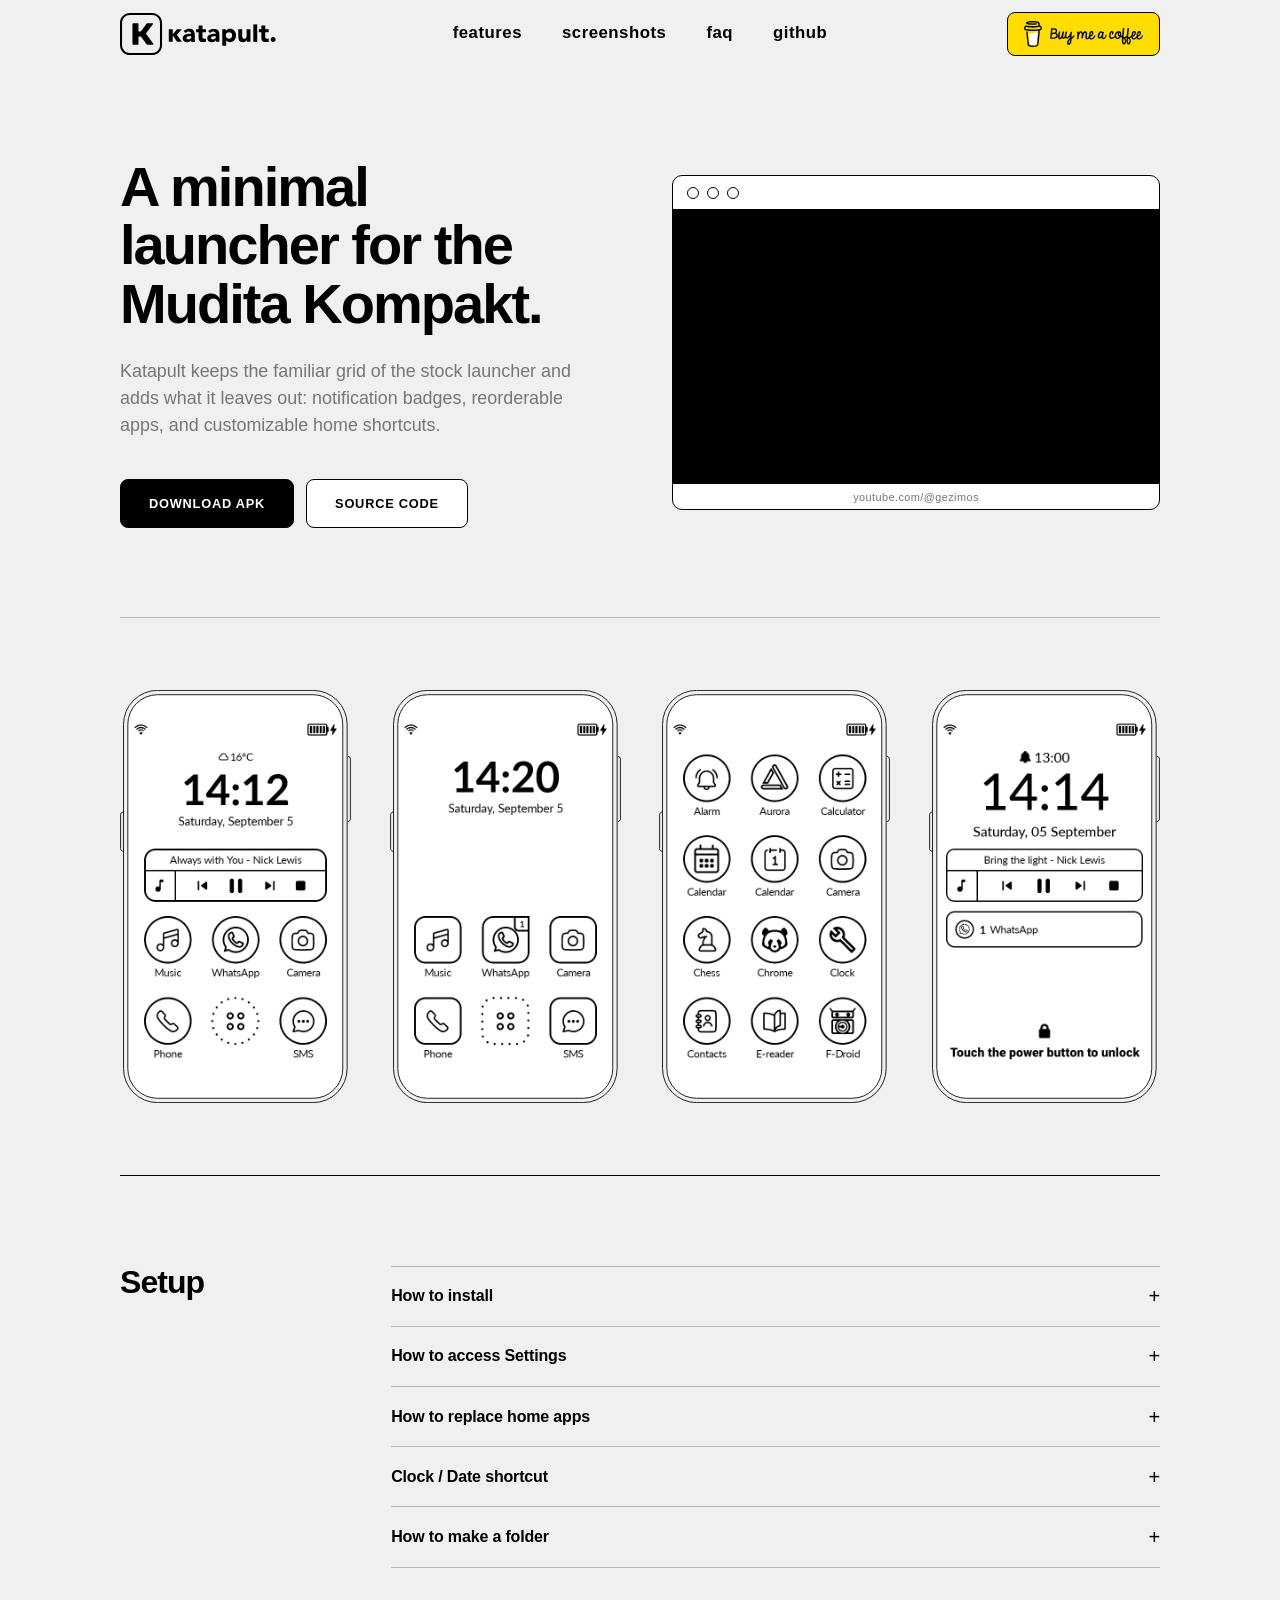
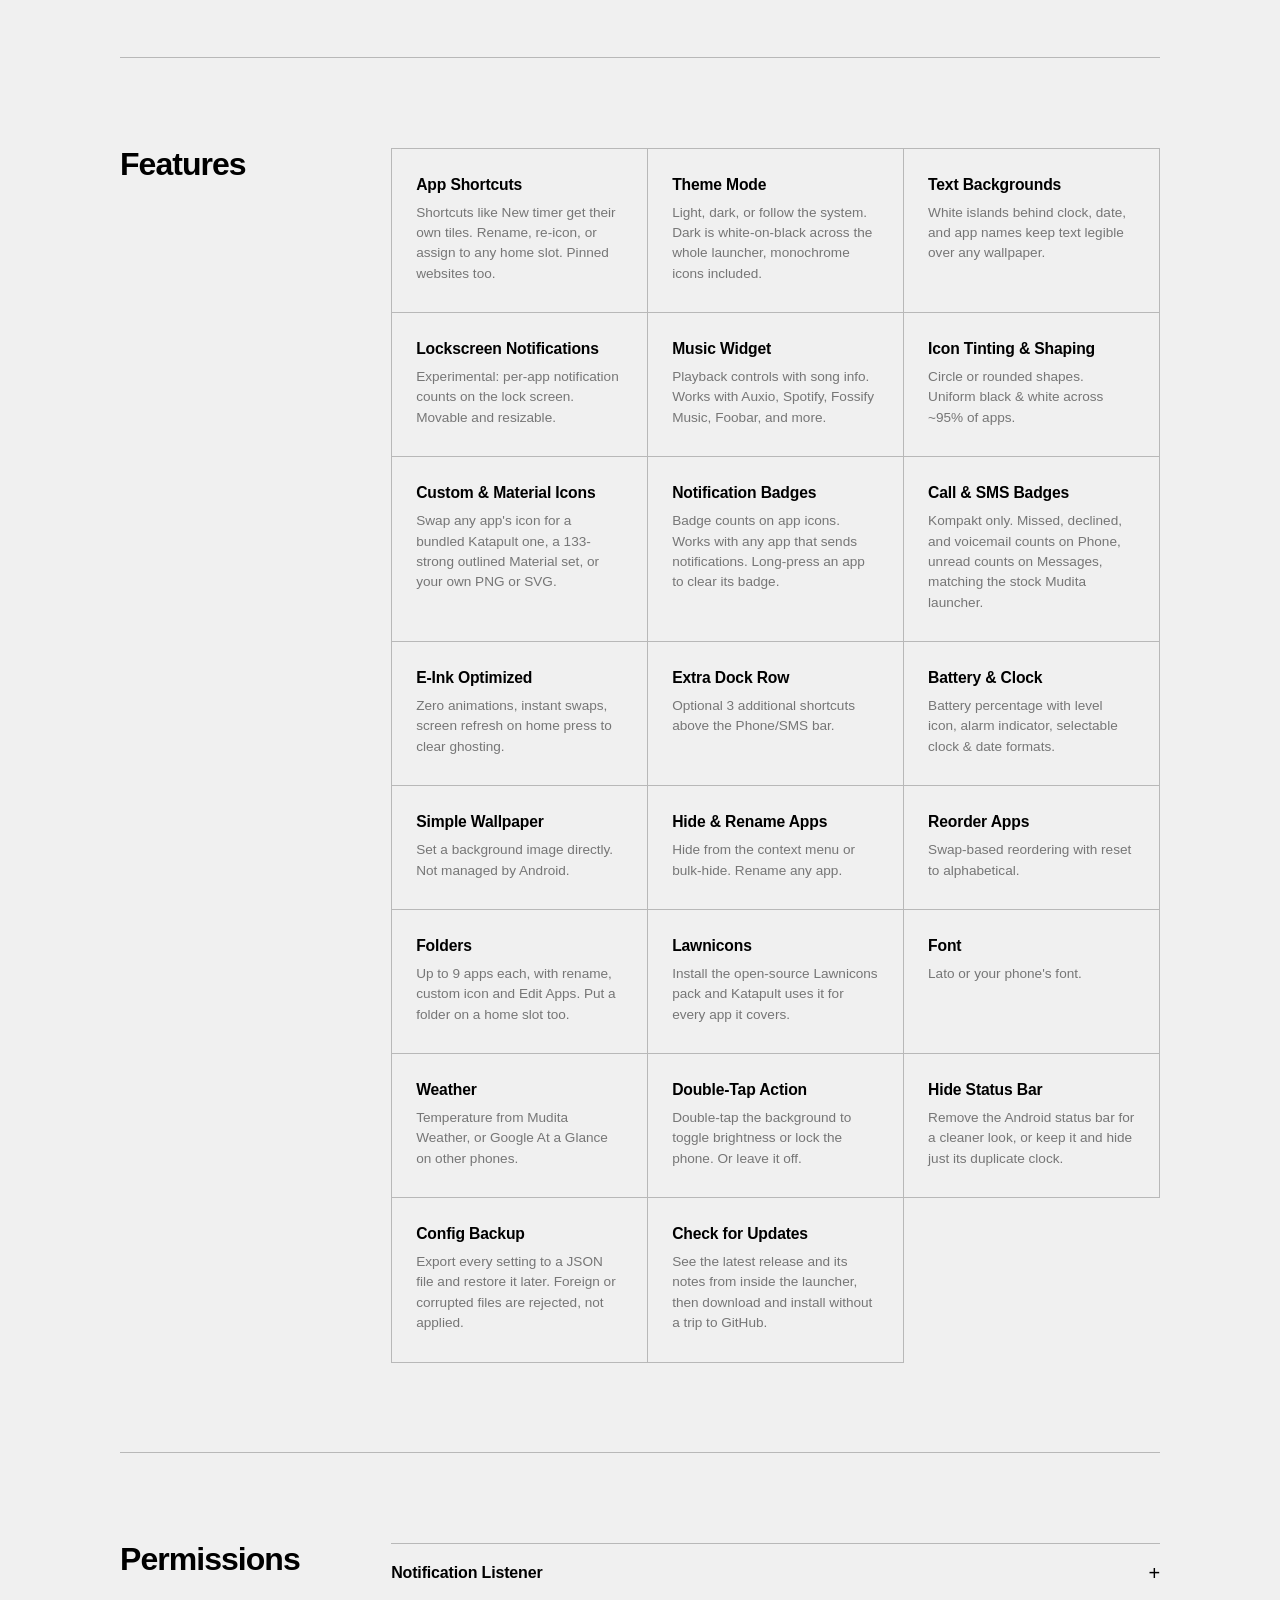
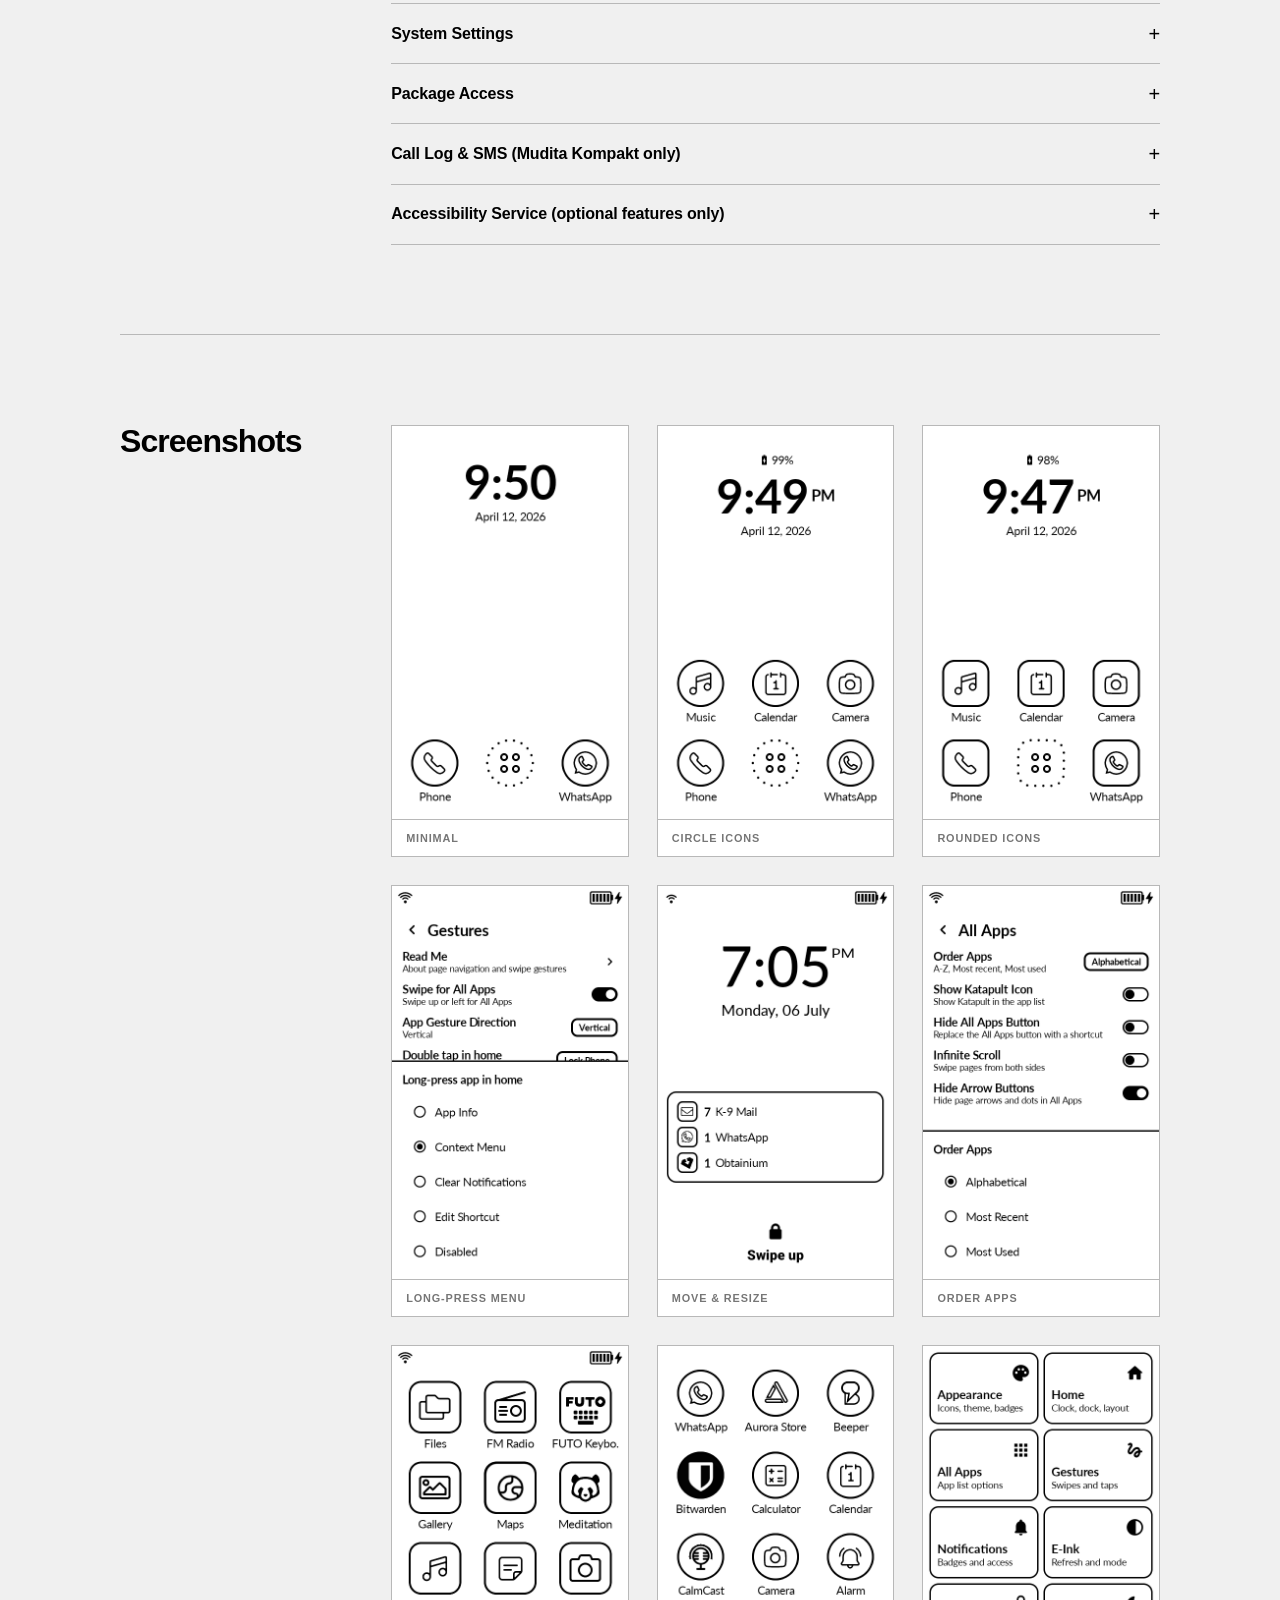
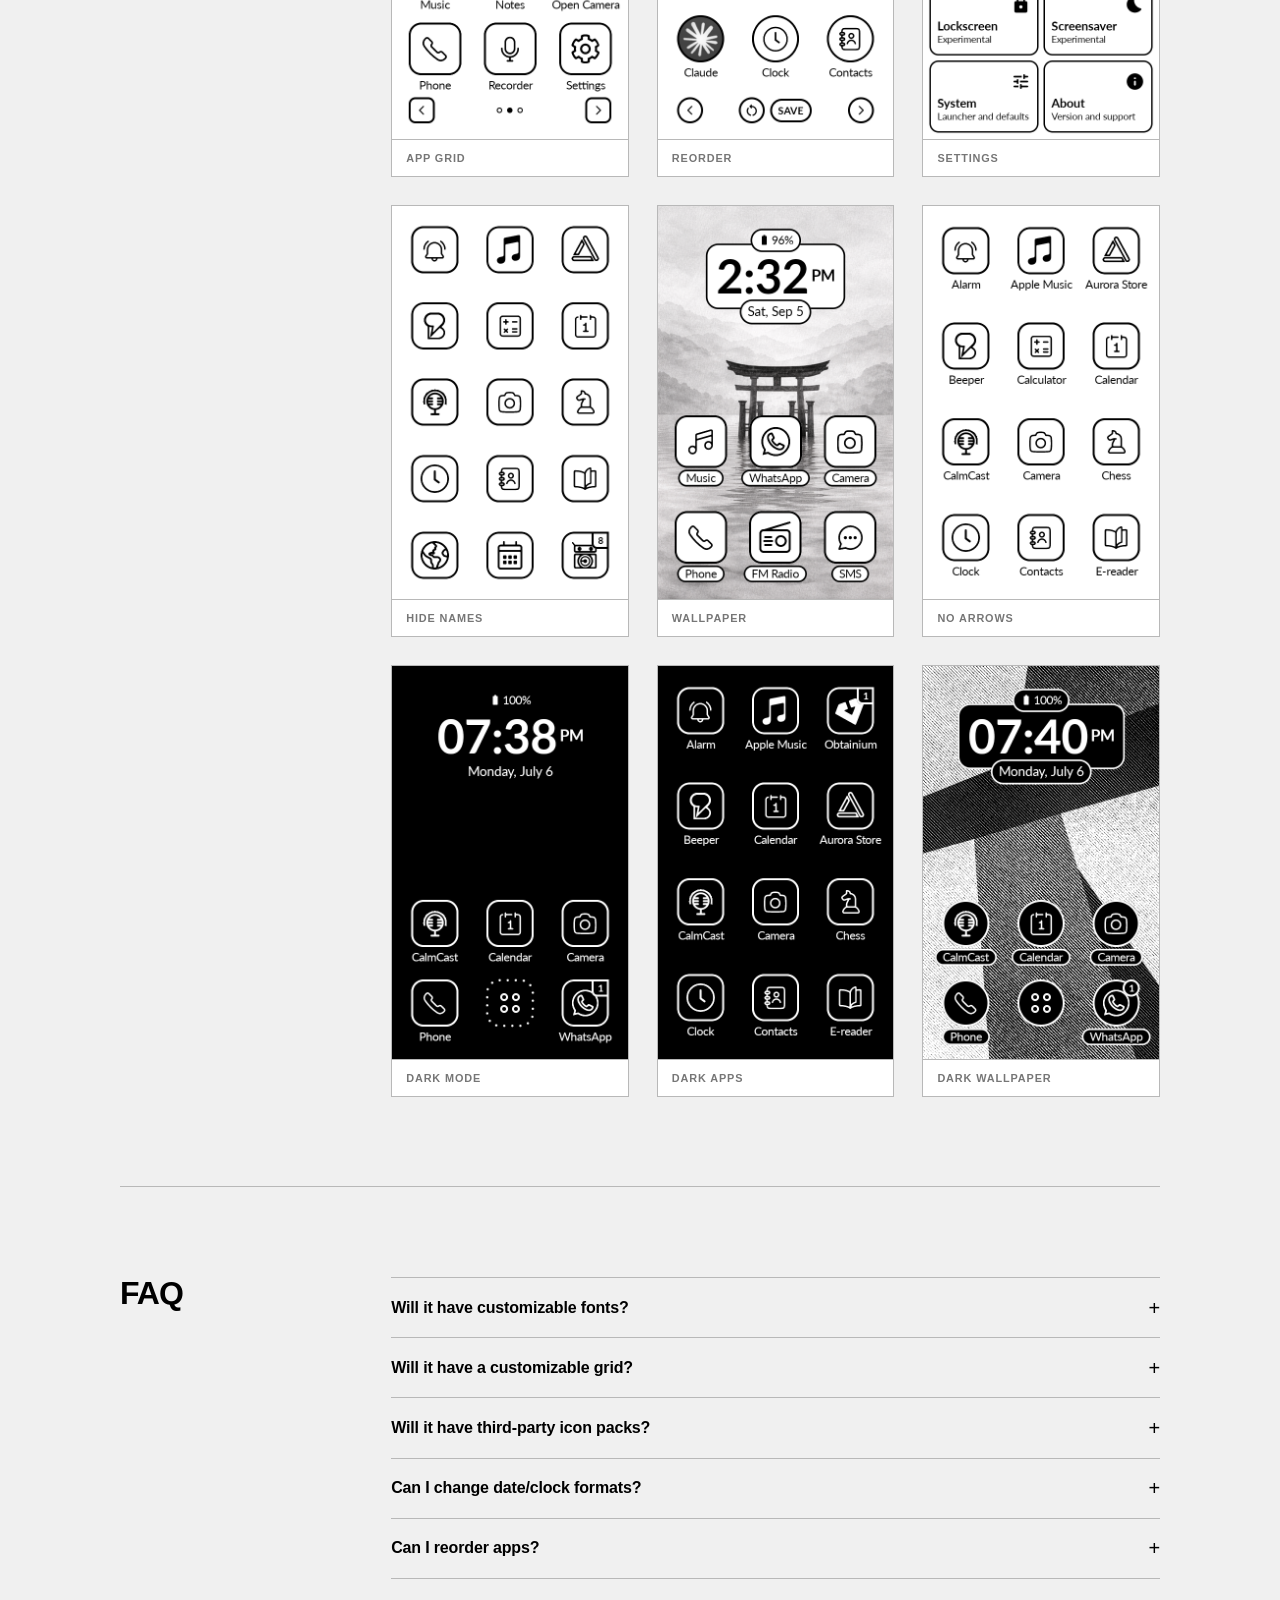
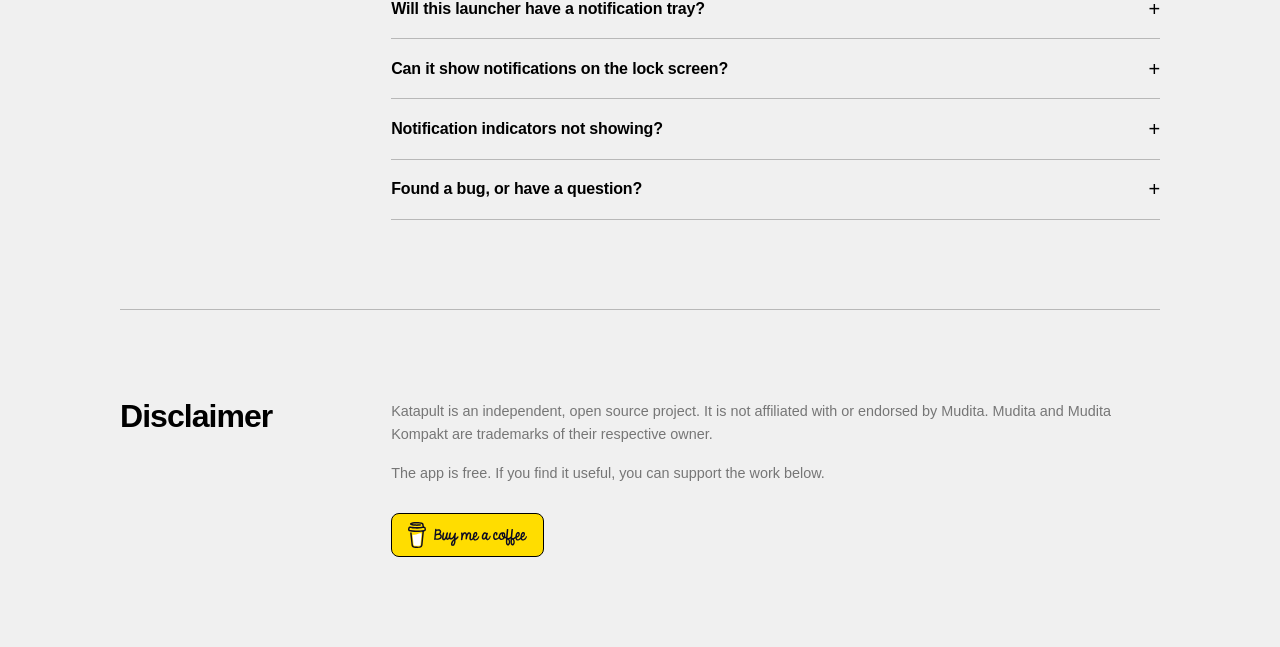
<file: docs/index.html>
<!DOCTYPE html>
<html lang="en">
<head>
    <meta charset="UTF-8">
    <meta name="viewport" content="width=device-width, initial-scale=1.0">
    <title>Katapult, a minimal launcher for the Mudita Kompakt</title>
    <meta name="description" content="Katapult is a minimal launcher for the Mudita Kompakt, with notification badges, reorderable apps, and customizable home shortcuts.">
    <meta name="author" content="Gezim">
    <meta name="keywords" content="Katapult, Mudita Kompakt, launcher, E-Ink launcher, minimal launcher, Android launcher, notification badges">
    <meta name="theme-color" content="#f0f0f0">
    <link rel="canonical" href="https://katapult.gez.im/">

    <!-- Open Graph -->
    <meta property="og:type" content="website">
    <meta property="og:site_name" content="Katapult">
    <meta property="og:title" content="Katapult, a minimal launcher for the Mudita Kompakt">
    <meta property="og:description" content="Katapult is a minimal launcher for the Mudita Kompakt, with notification badges, reorderable apps, and customizable home shortcuts.">
    <meta property="og:image" content="https://katapult.gez.im/img/screenshots/home-rounded.png">
    <meta property="og:image:type" content="image/png">
    <meta property="og:image:width" content="480">
    <meta property="og:image:height" content="800">
    <meta property="og:image:alt" content="Katapult home screen on the Mudita Kompakt">
    <meta property="og:url" content="https://katapult.gez.im/">

    <!-- Twitter -->
    <meta name="twitter:card" content="summary_large_image">
    <meta name="twitter:title" content="Katapult, a minimal launcher for the Mudita Kompakt">
    <meta name="twitter:description" content="Katapult is a minimal launcher for the Mudita Kompakt, with notification badges, reorderable apps, and customizable home shortcuts.">
    <meta name="twitter:image" content="https://katapult.gez.im/img/screenshots/home-rounded.png">
    <meta name="twitter:image:alt" content="Katapult home screen on the Mudita Kompakt">

    <link rel="icon" href="img/K.svg" type="image/svg+xml">
    <link rel="apple-touch-icon" href="img/katapult.png">
    <link rel="stylesheet" href="style.css">

    <script type="application/ld+json">
    {
        "@context": "https://schema.org",
        "@type": "SoftwareApplication",
        "name": "Katapult",
        "description": "Katapult is a minimal launcher for the Mudita Kompakt, with notification badges, reorderable apps, and customizable home shortcuts.",
        "url": "https://katapult.gez.im/",
        "applicationCategory": "UtilitiesApplication",
        "operatingSystem": "Android",
        "downloadUrl": "https://github.com/gezimos/Katapult/releases",
        "softwareVersion": "1.7",
        "image": "https://katapult.gez.im/img/screenshots/home-rounded.png",
        "license": "https://github.com/gezimos/Katapult/blob/main/LICENSE",
        "isAccessibleForFree": true,
        "author": {
            "@type": "Person",
            "name": "Gezim"
        },
        "offers": {
            "@type": "Offer",
            "price": "0",
            "priceCurrency": "USD"
        }
    }
    </script>
</head>
<body>

<header class="site-header">
    <div class="container header-inner">
        <a href="index.html" class="wordmark"><img src="img/katapult.svg" alt="Katapult"></a>
        <nav class="site-nav">
            <a href="#features">Features</a>
            <a href="#gallery">Screenshots</a>
            <a href="#faq">FAQ</a>
            <a href="https://github.com/gezimos/Katapult" target="_blank" rel="noopener">GitHub</a>
        </nav>
        <a href="https://www.buymeacoffee.com/gezimos" target="_blank" rel="noopener" class="bmc-btn"><img src="img/bmc.svg" alt="Buy me a coffee"></a>
    </div>
</header>

<main class="container">

    <section class="hero">
        <div class="hero-copy">
            <h1 class="hero-title">A minimal launcher for the Mudita Kompakt.</h1>
            <p class="hero-lead">Katapult keeps the familiar grid of the stock launcher and adds what it leaves out: notification badges, reorderable apps, and customizable home shortcuts.</p>
            <div class="actions">
                <a href="https://github.com/gezimos/Katapult/releases/download/v1.7/katapult-v1.7-release.apk" class="btn btn-solid">Download APK</a>
                <a href="https://github.com/gezimos/Katapult" class="btn">Source Code</a>
            </div>
        </div>
        <div class="hero-art">
            <div class="browser">
                <div class="browser-bar">
                    <span class="dot"></span>
                    <span class="dot"></span>
                    <span class="dot"></span>
                </div>
                <div class="video">
                    <iframe src="https://www.youtube.com/embed/m7vobm0FJdE" title="Katapult demo" frameborder="0" allow="accelerometer; autoplay; clipboard-write; encrypted-media; gyroscope; picture-in-picture; web-share" referrerpolicy="strict-origin-when-cross-origin" allowfullscreen></iframe>
                </div>
                <div class="browser-foot">
                    <a href="https://youtube.com/@gezimos" target="_blank" rel="noopener">youtube.com/@gezimos</a>
                </div>
            </div>
        </div>
    </section>

    <section class="mockups">
        <div class="device-row">
            <div class="device"><img class="frame" src="img/mockup2.svg" alt=""><img class="shot" src="img/screenshots/home_music_weather.png" alt="Home screen with music widget and weather"></div>
            <div class="device"><img class="frame" src="img/mockup2.svg" alt=""><img class="shot" src="img/screenshots/home_clean.png" alt="Clean home screen"></div>
            <div class="device"><img class="frame" src="img/mockup2.svg" alt=""><img class="shot" src="img/screenshots/all_apps_80.png" alt="App grid"></div>
            <div class="device"><img class="frame" src="img/mockup2.svg" alt=""><img class="shot" src="img/screenshots/lockscreen_widgets.png" alt="Lockscreen widgets"></div>
        </div>
    </section>

    <section class="block" id="setup">
        <div class="block-head">
            <h2>Setup</h2>
        </div>
        <div class="block-body">
            <div class="faq-list">
                <details>
                    <summary>How to install</summary>
                    <p>Download the APK, then install it on your Mudita Kompakt using the Mudita Center desktop software.</p>
                </details>
                <details>
                    <summary>How to access Settings</summary>
                    <p>Long-press on any empty area of the home screen.</p>
                </details>
                <details>
                    <summary>How to replace home apps</summary>
                    <p>Long-press on the Phone, SMS, or extra row shortcuts, then pick the app you want to assign.</p>
                </details>
                <details>
                    <summary>Clock / Date shortcut</summary>
                    <p>Long-press on the clock or date to assign an app to it.</p>
                </details>
                <details>
                    <summary>How to make a folder</summary>
                    <p>Long-press an app in All Apps and tap Add to folder.</p>
                </details>
            </div>
        </div>
    </section>

    <section class="block" id="features">
        <div class="block-head">
            <h2>Features</h2>
        </div>
        <div class="block-body">
            <div class="feature-grid">
                <div class="feat"><h3>App Shortcuts</h3><p>Shortcuts like New timer get their own tiles. Rename, re-icon, or assign to any home slot. Pinned websites too.</p></div>
                <div class="feat"><h3>Theme Mode</h3><p>Light, dark, or follow the system. Dark is white-on-black across the whole launcher, monochrome icons included.</p></div>
                <div class="feat"><h3>Text Backgrounds</h3><p>White islands behind clock, date, and app names keep text legible over any wallpaper.</p></div>
                <div class="feat"><h3>Lockscreen Notifications</h3><p>Experimental: per-app notification counts on the lock screen. Movable and resizable.</p></div>
                <div class="feat"><h3>Music Widget</h3><p>Playback controls with song info. Works with Auxio, Spotify, Fossify Music, Foobar, and more.</p></div>
                <div class="feat"><h3>Icon Tinting &amp; Shaping</h3><p>Circle or rounded shapes. Uniform black &amp; white across ~95% of apps.</p></div>
                <div class="feat"><h3>Custom &amp; Material Icons</h3><p>Swap any app's icon for a bundled Katapult one, a 133-strong outlined Material set, or your own PNG or SVG.</p></div>
                <div class="feat"><h3>Notification Badges</h3><p>Badge counts on app icons. Works with any app that sends notifications. Long-press an app to clear its badge.</p></div>
                <div class="feat"><h3>Call &amp; SMS Badges</h3><p>Kompakt only. Missed, declined, and voicemail counts on Phone, unread counts on Messages, matching the stock Mudita launcher.</p></div>
                <div class="feat"><h3>E-Ink Optimized</h3><p>Zero animations, instant swaps, screen refresh on home press to clear ghosting.</p></div>
                <div class="feat"><h3>Extra Dock Row</h3><p>Optional 3 additional shortcuts above the Phone/SMS bar.</p></div>
                <div class="feat"><h3>Battery &amp; Clock</h3><p>Battery percentage with level icon, alarm indicator, selectable clock &amp; date formats.</p></div>
                <div class="feat"><h3>Simple Wallpaper</h3><p>Set a background image directly. Not managed by Android.</p></div>
                <div class="feat"><h3>Hide &amp; Rename Apps</h3><p>Hide from the context menu or bulk-hide. Rename any app.</p></div>
                <div class="feat"><h3>Reorder Apps</h3><p>Swap-based reordering with reset to alphabetical.</p></div>
                <div class="feat"><h3>Folders</h3><p>Up to 9 apps each, with rename, custom icon and Edit Apps. Put a folder on a home slot too.</p></div>
                <div class="feat"><h3>Lawnicons</h3><p>Install the open-source <a href="https://github.com/LawnchairLauncher/lawnicons" target="_blank" rel="noopener">Lawnicons</a> pack and Katapult uses it for every app it covers.</p></div>
                <div class="feat"><h3>Font</h3><p>Lato or your phone's font.</p></div>
                <div class="feat"><h3>Weather</h3><p>Temperature from Mudita Weather, or Google At a Glance on other phones.</p></div>
                <div class="feat"><h3>Double-Tap Action</h3><p>Double-tap the background to toggle brightness or lock the phone. Or leave it off.</p></div>
                <div class="feat"><h3>Hide Status Bar</h3><p>Remove the Android status bar for a cleaner look, or keep it and hide just its duplicate clock.</p></div>
                <div class="feat"><h3>Config Backup</h3><p>Export every setting to a JSON file and restore it later. Foreign or corrupted files are rejected, not applied.</p></div>
                <div class="feat"><h3>Check for Updates</h3><p>See the latest release and its notes from inside the launcher, then download and install without a trip to GitHub.</p></div>
            </div>
        </div>
    </section>

    <section class="block" id="permissions">
        <div class="block-head">
            <h2>Permissions</h2>
        </div>
        <div class="block-body">
            <div class="faq-list">
                <details>
                    <summary>Notification Listener</summary>
                    <p>Required to read incoming notifications from Android and display badge counts on app icons. Without this, notification indicators won't work. Grant it in Settings &gt; Notification Access.</p>
                </details>
                <details>
                    <summary>System Settings</summary>
                    <p>Required for the double-tap brightness toggle. Katapult needs write access to system settings to change screen brightness. Grant it in Settings &gt; Apps &gt; Katapult &gt; Modify System Settings.</p>
                </details>
                <details>
                    <summary>Package Access</summary>
                    <p>Required to query all installed apps and display them in the grid. Also used to trigger the Android uninstall dialog from the app context menu.</p>
                </details>
                <details>
                    <summary>Call Log &amp; SMS (Mudita Kompakt only)</summary>
                    <p>Badges for the Mudita Phone and Messages apps can't come from the notification listener, so Katapult reads the call log and SMS databases directly to count missed calls, declined calls, voicemail, and unread messages. This is the same approach the stock Mudita launcher takes. Write access to the call log is used for one thing only: clearing the Phone badge when you ask it to, by marking those calls as seen. Nothing is read from or written to your messages. These permissions are only requested on Mudita Kompakt devices.</p>
                </details>
                <details>
                    <summary>Accessibility Service (optional features only)</summary>
                    <p>Listed as <strong>Katapult Action Service</strong>. An accessibility overlay is the only way an app can draw over the lock screen, so the experimental Lockscreen Notifications widget needs this. The same service also covers hiding the duplicate status bar clock, locking the phone on double-tap, and the screensaver. The permission sounds scary, but Katapult reads only the lock screen itself, never your apps, so the widget can hide when the PIN screen appears. It records and shares nothing; the open source code is the proof. Not requested unless you turn one of those features on.</p>
                </details>
            </div>
        </div>
    </section>

    <section class="block" id="gallery">
        <div class="block-head">
            <h2>Screenshots</h2>
        </div>
        <div class="block-body">
            <div class="shot-grid">
                <figure><img loading="lazy" decoding="async" src="img/screenshots/home-minimal.png" alt="Minimal home screen"><figcaption>Minimal</figcaption></figure>
                <figure><img loading="lazy" decoding="async" src="img/screenshots/home-circle.png" alt="Circle icons home"><figcaption>Circle Icons</figcaption></figure>
                <figure><img loading="lazy" decoding="async" src="img/screenshots/home-rounded.png" alt="Rounded icons home"><figcaption>Rounded Icons</figcaption></figure>
                <figure><img loading="lazy" decoding="async" src="img/screenshots/longpress_home.png" alt="Long-press menu on the home screen"><figcaption>Long-press Menu</figcaption></figure>
                <figure><img loading="lazy" decoding="async" src="img/screenshots/notification_lockscreen_2.png" alt="Lockscreen notification widget repositioned"><figcaption>Move &amp; Resize</figcaption></figure>
                <figure><img loading="lazy" decoding="async" src="img/screenshots/order_apps.png" alt="Order Apps choices"><figcaption>Order Apps</figcaption></figure>
                <figure><img loading="lazy" decoding="async" src="img/screenshots/allapps_witharrows.png" alt="App grid with page arrows"><figcaption>App Grid</figcaption></figure>
                <figure><img loading="lazy" decoding="async" src="img/screenshots/reorder.png" alt="Reorder mode"><figcaption>Reorder</figcaption></figure>
                <figure><img loading="lazy" decoding="async" src="img/screenshots/settings.png" alt="Settings"><figcaption>Settings</figcaption></figure>
                <figure><img loading="lazy" decoding="async" src="img/screenshots/no_names.png" alt="Icon-only app grid"><figcaption>Hide Names</figcaption></figure>
                <figure><img loading="lazy" decoding="async" src="img/screenshots/with_wallpaper.png" alt="Home screen with wallpaper"><figcaption>Wallpaper</figcaption></figure>
                <figure><img loading="lazy" decoding="async" src="img/screenshots/no_arrows.png" alt="App grid without arrows"><figcaption>No Arrows</figcaption></figure>
                <figure><img loading="lazy" decoding="async" src="img/screenshots/dark_home.png" alt="Dark mode home screen"><figcaption>Dark Mode</figcaption></figure>
                <figure><img loading="lazy" decoding="async" src="img/screenshots/dark_apps.png" alt="Dark mode app grid"><figcaption>Dark Apps</figcaption></figure>
                <figure><img loading="lazy" decoding="async" src="img/screenshots/dark_wallpaper_islands.png" alt="Dark mode with wallpaper"><figcaption>Dark Wallpaper</figcaption></figure>
            </div>
        </div>
    </section>

    <section class="block" id="faq">
        <div class="block-head">
            <h2>FAQ</h2>
        </div>
        <div class="block-body">
            <div class="faq-list">
                <details>
                    <summary>Will it have customizable fonts?</summary>
                    <p>Only Lato or your phone's font, in Appearance.</p>
                </details>
                <details>
                    <summary>Will it have a customizable grid?</summary>
                    <p>No.</p>
                </details>
                <details>
                    <summary>Will it have third-party icon packs?</summary>
                    <p>Only Lawnicons. Install it and Katapult uses it.</p>
                </details>
                <details>
                    <summary>Can I change date/clock formats?</summary>
                    <p>Yes. In Settings, cycle <strong>Clock Format</strong> (System, 24-hour, or 12-hour with/without AM/PM) and <strong>Date Format</strong> (System, weekday, long, numeric, or ISO). Leave them on System to follow Android.</p>
                </details>
                <details>
                    <summary>Can I reorder apps?</summary>
                    <p>Yes. Long-press an app, tap Reorder, then tap another app to swap. Tap Save when done.</p>
                </details>
                <details>
                    <summary>Will this launcher have a notification tray?</summary>
                    <p>No. No notification tray, no letters screen.</p>
                </details>
                <details>
                    <summary>Can it show notifications on the lock screen?</summary>
                    <p>Yes. Enable the experimental <strong>Lockscreen Notifications</strong> widget under Settings &gt; Lockscreen, then long-press it to move and resize. <a href="https://github.com/gezimos/Katapult/blob/main/docs/lockscreen-notifications.md" target="_blank" rel="noopener">Full details here</a>.</p>
                </details>
                <details>
                    <summary>Notification indicators not showing?</summary>
                    <p>Go to Settings &gt; Notifications &gt; Notification Log and check if the notification exists in Android. Many apps require Google Play Services for push notifications.</p>
                </details>
                <details>
                    <summary>Found a bug, or have a question?</summary>
                    <p>Open an issue on <a href="https://github.com/gezimos/Katapult/issues" target="_blank" rel="noopener">GitHub Issues</a>. </p>
                </details>
            </div>
        </div>
    </section>

    <section class="block" id="disclaimer">
        <div class="block-head">
            <h2>Disclaimer</h2>
        </div>
        <div class="block-body disclaimer">
            <p>Katapult is an independent, open source project. It is not affiliated with or endorsed by Mudita. Mudita and Mudita Kompakt are trademarks of their respective owner.</p>
            <p>The app is free. If you find it useful, you can support the work below.</p>
            <a href="https://www.buymeacoffee.com/gezimos" target="_blank" rel="noopener" class="bmc-btn"><img src="img/bmc.svg" alt="Buy me a coffee"></a>
        </div>
    </section>

</main>

</body>
</html>
</file>
<file: docs/style.css>
:root {
    --ink: #000;
    --paper: #fff;
    --muted: #767676;
    --line: #000;
    --hair: #b8b8b8;
    --maxw: 1120px;
    --pad: 40px;
    --page: #f0f0f0;
}

* { margin: 0; padding: 0; box-sizing: border-box; }

html { -webkit-text-size-adjust: 100%; scroll-behavior: smooth; }

:target, [id] { scroll-margin-top: 88px; }

body {
    font-family: "Helvetica Neue", Helvetica, Arial, sans-serif;
    color: var(--ink);
    background: var(--page);
    line-height: 1.5;
    -webkit-font-smoothing: antialiased;
    text-rendering: optimizeLegibility;
}

a { color: inherit; text-decoration: none; }

img { display: block; max-width: 100%; }

.container {
    max-width: var(--maxw);
    margin: 0 auto;
    padding: 0 var(--pad);
}

/* ---- Header ---- */

.site-header {
    position: sticky;
    top: 0;
    background: rgba(240, 240, 240, 0.9);
    backdrop-filter: blur(8px);
    -webkit-backdrop-filter: blur(8px);
    z-index: 10;
}

.header-inner {
    display: grid;
    grid-template-columns: 1fr auto 1fr;
    align-items: center;
    height: 68px;
}

.wordmark { justify-self: start; }

.wordmark img { height: 42px; width: auto; }

.site-nav {
    display: flex;
    gap: 2.5rem;
    justify-self: center;
}

.header-inner .bmc-btn { justify-self: end; }

.header-actions {
    display: flex;
    align-items: center;
    gap: 12px;
}

.site-nav a {
    font-size: 1.05rem;
    font-weight: 700;
    text-transform: lowercase;
    font-variant: normal;
    letter-spacing: 0.03em;
    padding: 4px 0;
    border-bottom: 2px solid transparent;
    transition: border-color 0.12s;
}

.site-nav a:hover { border-color: var(--ink); }

.bmc-btn {
    display: inline-flex;
    align-items: center;
    background: #ffdd00;
    padding: 8px 16px;
    border: 1px solid var(--ink);
    border-radius: 8px;
}

.bmc-btn img { height: 26px; width: auto; }

.bmc-btn:hover { background: #ffe633; }

/* ---- Hero ---- */

.hero {
    display: grid;
    grid-template-columns: 1fr 1fr;
    gap: clamp(32px, 5vw, 72px);
    align-items: center;
    padding: clamp(44px, 7vw, 96px) 0;
    border-bottom: 1px solid var(--hair);
}

.hero-copy { max-width: 34rem; }

.hero-art { min-width: 0; }

.browser {
    border: 1px solid var(--line);
    background: var(--paper);
    border-radius: 10px;
    overflow: hidden;
}

.browser-bar {
    display: flex;
    align-items: center;
    gap: 8px;
    height: 34px;
    padding: 0 14px;
    border-bottom: 1px solid var(--line);
}

.browser-bar .dot {
    width: 12px;
    height: 12px;
    border-radius: 50%;
    border: 1px solid var(--ink);
    background: var(--paper);
}

.browser-foot {
    display: flex;
    align-items: center;
    justify-content: center;
    height: 26px;
    border-top: 1px solid var(--line);
}

.browser-foot a {
    font-size: 0.68rem;
    font-weight: 500;
    letter-spacing: 0.04em;
    color: var(--muted);
    transition: color 0.12s;
}

.browser-foot a:hover { color: var(--ink); }

.video {
    position: relative;
    aspect-ratio: 16 / 9;
    background: #000;
}

.video iframe {
    position: absolute;
    inset: 0;
    width: 100%;
    height: 100%;
    border: 0;
}

.hero-title {
    font-size: clamp(2.2rem, 4.6vw, 3.5rem);
    font-weight: 700;
    line-height: 1.05;
    letter-spacing: -0.035em;
    text-wrap: balance;
}

.hero-lead {
    font-size: clamp(1rem, 1.4vw, 1.15rem);
    line-height: 1.5;
    color: var(--muted);
    margin-top: 1.5rem;
}

.actions {
    display: flex;
    flex-wrap: wrap;
    gap: 12px;
    margin-top: 2.5rem;
}

.actions .btn { flex: 0 0 auto; }

.btn {
    display: inline-flex;
    align-items: center;
    justify-content: center;
    font-size: 0.8rem;
    font-weight: 600;
    text-transform: uppercase;
    letter-spacing: 0.06em;
    padding: 14px 28px;
    border: 1px solid var(--ink);
    border-radius: 8px;
    background: var(--paper);
    color: var(--ink);
    transition: background 0.12s, color 0.12s;
}

.btn:hover { background: var(--ink); color: var(--paper); }

.btn-solid { background: var(--ink); color: var(--paper); }

.btn-solid:hover { background: var(--paper); color: var(--ink); }

.btn-sm { padding: 9px 18px; font-size: 0.72rem; }

.header-cta { white-space: nowrap; }

/* ---- Mockups ---- */

.mockups {
    padding: clamp(40px, 6vw, 72px) 0;
    border-bottom: 1px solid var(--line);
}

.device-row {
    display: grid;
    grid-template-columns: repeat(4, 1fr);
    gap: clamp(16px, 3vw, 40px);
    align-items: end;
}

.device { position: relative; }

.device .frame { width: 100%; }

.device .shot {
    position: absolute;
    top: 1.5%;
    left: 4%;
    width: 92%;
    height: 97%;
    object-fit: contain;
    object-position: center;
    border-radius: 14% / 7.3%;
}

/* ---- Content blocks (numbered, two-column Swiss grid) ---- */

.block {
    display: grid;
    grid-template-columns: 220px 1fr;
    gap: clamp(24px, 4vw, 64px);
    padding: clamp(48px, 7vw, 96px) 0;
    border-bottom: 1px solid var(--hair);
}

.block:last-of-type { border-bottom: none; }

.block-head {
    display: flex;
    align-items: baseline;
    gap: 1rem;
    align-self: start;
    position: sticky;
    top: 92px;
    height: max-content;
}

.block h2 {
    font-size: clamp(1.4rem, 2.6vw, 2rem);
    font-weight: 700;
    letter-spacing: -0.03em;
    line-height: 1;
}

/* ---- Feature grid ---- */

.feature-grid {
    display: grid;
    grid-template-columns: repeat(3, 1fr);
    border-top: 1px solid var(--hair);
    border-left: 1px solid var(--hair);
}

.feat {
    border-right: 1px solid var(--hair);
    border-bottom: 1px solid var(--hair);
    padding: 1.5rem 1.5rem 1.75rem;
}

.feat h3 {
    font-size: 0.98rem;
    font-weight: 700;
    letter-spacing: -0.01em;
    margin-bottom: 0.4rem;
}

.feat p {
    font-size: 0.85rem;
    line-height: 1.5;
    color: var(--muted);
}

/* ---- FAQ / accordion ---- */

.faq-list { border-top: 1px solid var(--hair); }

details { border-bottom: 1px solid var(--hair); }

summary {
    list-style: none;
    cursor: pointer;
    padding: 1.1rem 2rem 1.1rem 0;
    position: relative;
    font-size: 1rem;
    font-weight: 600;
    letter-spacing: -0.01em;
    transition: opacity 0.12s;
}

summary:hover { opacity: 0.55; }

summary::-webkit-details-marker { display: none; }

summary::after {
    content: '+';
    position: absolute;
    right: 0;
    top: 50%;
    transform: translateY(-50%);
    font-size: 1.25rem;
    font-weight: 400;
    line-height: 1;
}

details[open] summary::after { content: '\2212'; }

details p {
    padding: 0 2rem 1.3rem 0;
    font-size: 0.95rem;
    line-height: 1.6;
    color: var(--muted);
}

details p a { border-bottom: 1px solid var(--ink); color: var(--ink); }

/* ---- Screenshot gallery ---- */

.shot-grid {
    display: grid;
    grid-template-columns: repeat(3, 1fr);
    gap: clamp(16px, 2.4vw, 28px);
}

.shot-grid figure {
    border: 1px solid var(--hair);
    background: var(--paper);
}

.shot-grid img { width: 100%; }

.shot-grid figcaption {
    padding: 10px 14px;
    border-top: 1px solid var(--hair);
    font-size: 0.68rem;
    font-weight: 600;
    text-transform: uppercase;
    letter-spacing: 0.08em;
    color: var(--muted);
}

/* ---- Disclaimer ---- */

.disclaimer p {
    font-size: 0.9rem;
    line-height: 1.6;
    color: var(--muted);
}

.disclaimer p + p { margin-top: 1rem; }

.disclaimer .bmc-btn { margin-top: 1.75rem; }

/* ---- Responsive ---- */

@media (max-width: 60rem) {
    .hero {
        grid-template-columns: 1fr;
        gap: clamp(28px, 6vw, 44px);
    }
    .hero-copy { max-width: 40rem; }
    .feature-grid { grid-template-columns: repeat(2, 1fr); }
    .block {
        grid-template-columns: 1fr;
        gap: 1.5rem;
    }
    .block-head { position: static; }
}

@media (max-width: 40rem) {
    :root { --pad: 20px; }
    .site-nav { display: none; }
    .site-header { position: static; }
    .device-row { grid-template-columns: repeat(2, 1fr); gap: 16px; }
    .feature-grid { grid-template-columns: 1fr; }
    .shot-grid { grid-template-columns: repeat(2, 1fr); }
    .actions .btn { flex: 1 1 100%; }
}
</file>
